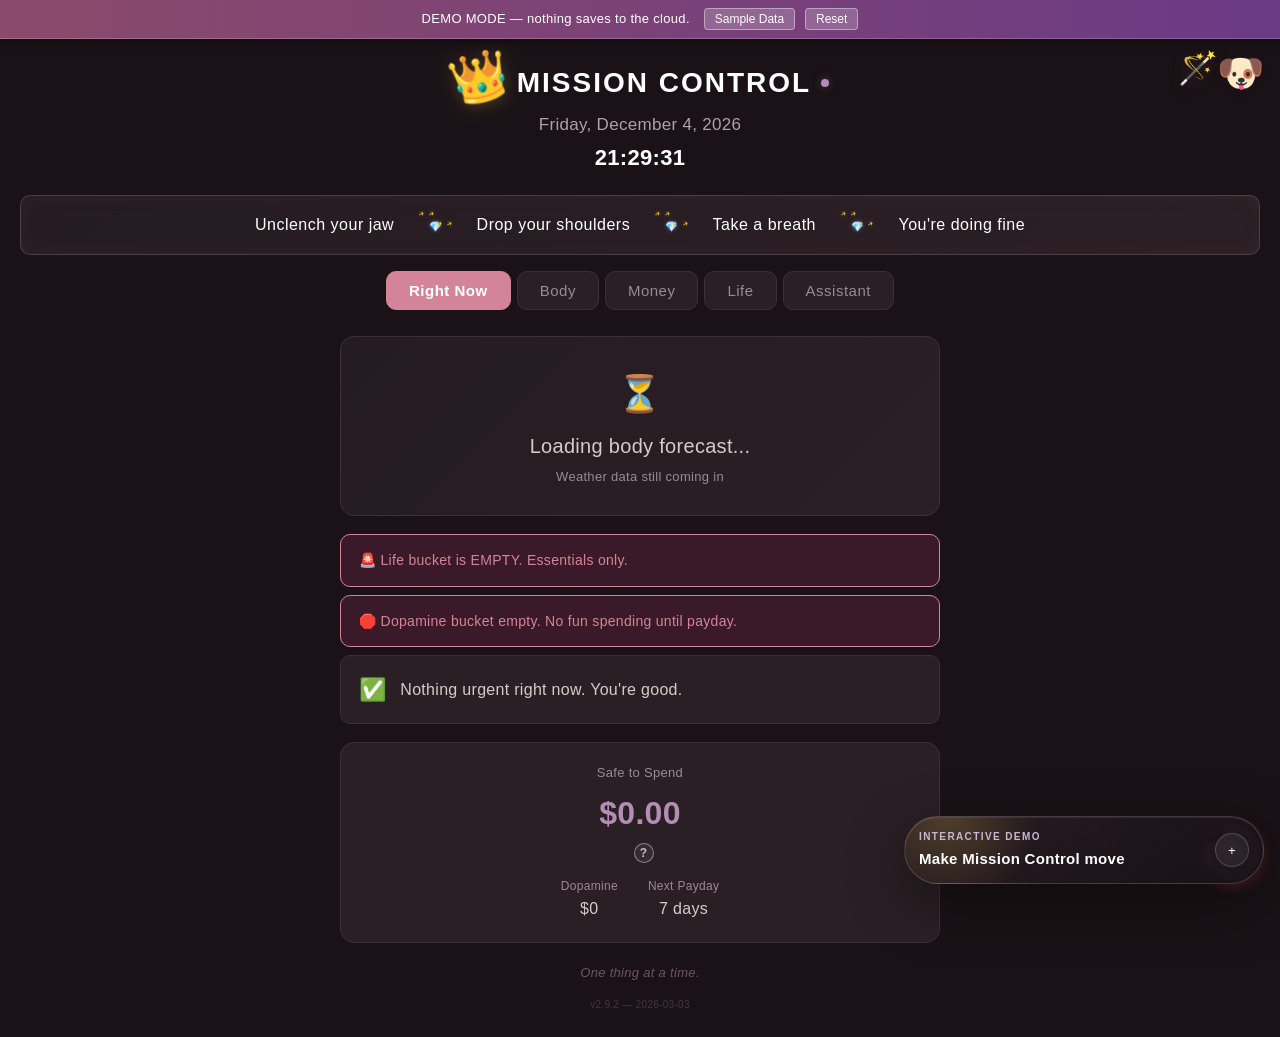
<file: login.html>
<!DOCTYPE html>
<html>
<head>
<meta charset="UTF-8">
<title>Demo Mode</title>
<meta http-equiv="refresh" content="0; url=index.html">
<script>window.location.replace('index.html');</script>
</head>
<body>
<p>Redirecting to demo...</p>
</body>
</html>
</file>
